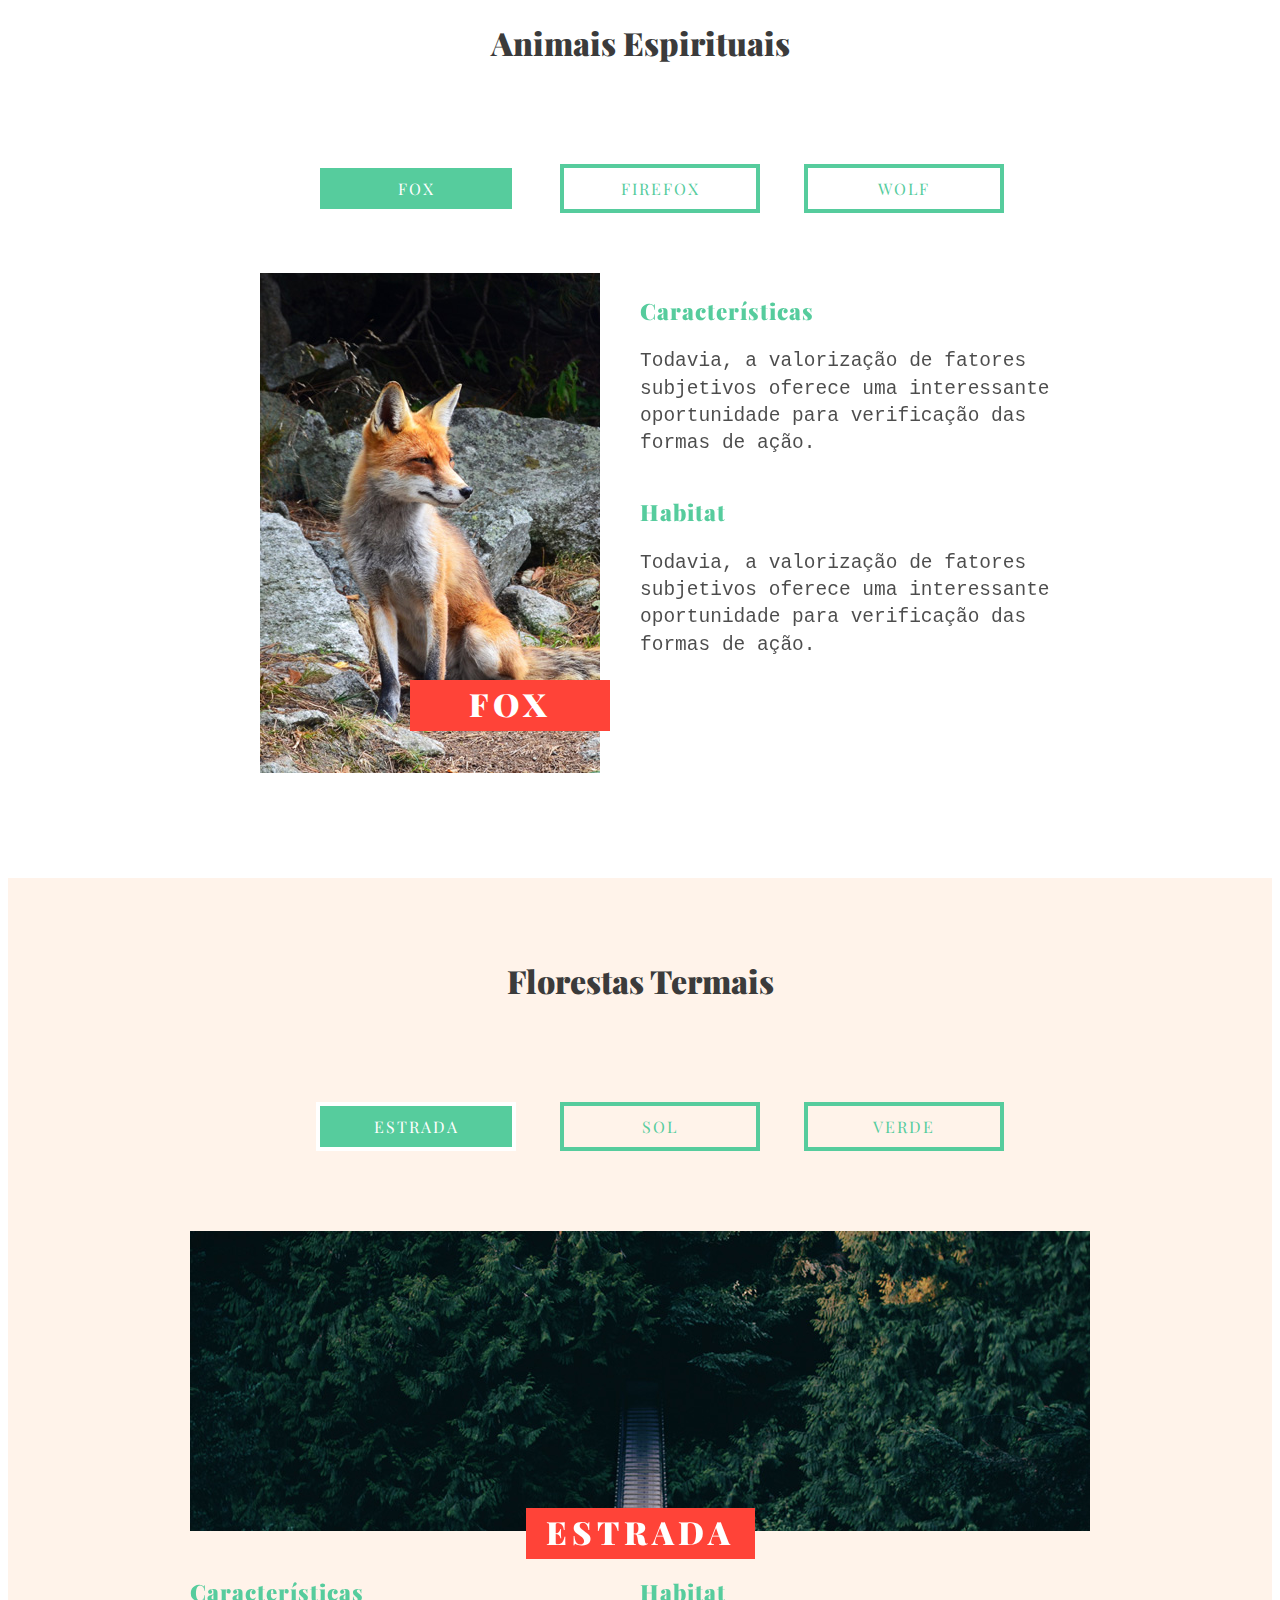
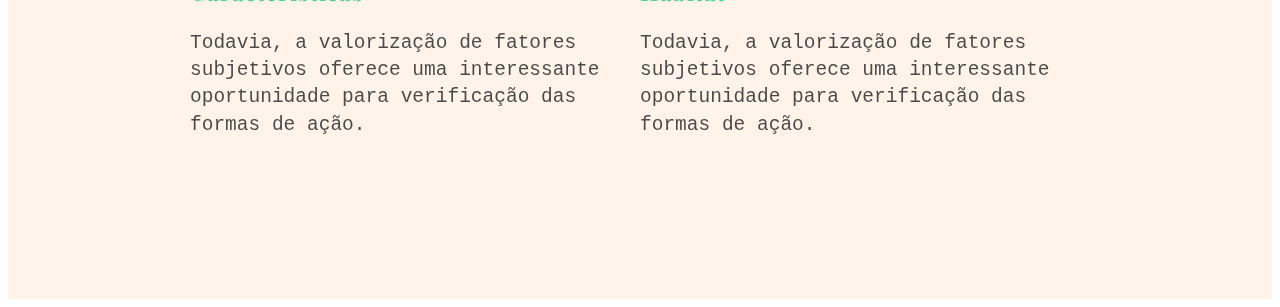
<file: 4-Prática-com-jQuery/index.html>
<!DOCTYPE html>
<html>
<head>
	<title>Tabs</title>
	<link href="https://fonts.googleapis.com/css?family=Playfair+Display:900" rel="stylesheet">
	<link rel="stylesheet" type="text/css" href="css/style.css">
</head>
<body>

	<script type="text/javascript">
		document.documentElement.className += ' js';
	</script>

	<section class="container animais">

		<h1>Animais Espirituais</h1>

		<ul class="tab-menu">
			<li><a href="#fox">Fox</a></li>
			<li><a href="#firefox">FireFox</a></li>
			<li><a href="#wolf">Wolf</a></li>
		</ul>

		<div class="item" id="fox">
			<div class="item-img">
				<img src="img/fox.jpg" alt="Fox">
				<h2>Fox</h2>
			</div>
			<div class="item-info">
				<h3>Características</h3>
				<p>Todavia, a valorização de fatores subjetivos oferece uma interessante oportunidade para verificação das formas de ação.</p>
				<h3>Habitat</h3>
				<p>Todavia, a valorização de fatores subjetivos oferece uma interessante oportunidade para verificação das formas de ação.</p>
			</div>
		</div>

		<div class="item" id="firefox">
			<div class="item-img">
				<img src="img/firefox.jpg" alt="FireFox">
				<h2>FireFox</h2>
			</div>
			<div class="item-info">
				<h3>Características</h3>
				<p>Todavia, a valorização de fatores subjetivos oferece uma interessante oportunidade para verificação das formas de ação.</p>
				<h3>Habitat</h3>
				<p>Todavia, a valorização de fatores subjetivos oferece uma interessante oportunidade para verificação das formas de ação.</p>
			</div>
		</div>

		<div class="item" id="wolf">
			<div class="item-img">
				<img src="img/wolf.jpg" alt="wolf">
				<h2>Wolf</h2>
			</div>
			<div class="item-info">
				<h3>Características</h3>
				<p>Todavia, a valorização de fatores subjetivos oferece uma interessante oportunidade para verificação das formas de ação.</p>
				<h3>Habitat</h3>
				<p>Todavia, a valorização de fatores subjetivos oferece uma interessante oportunidade para verificação das formas de ação.</p>
			</div>
		</div>

	</section>

	<section class="florestas" id="floresta">
	<div class="container">
		<h1>Florestas Termais</h1>

		<ul class="tab-menu">
			<li><a href="#estrada">Estrada</a></li>
			<li><a href="#sol">Sol</a></li>
			<li><a href="#verde">Verde</a></li>
		</ul>

		<div class="item" id="estrada">
			<div class="item-img">
				<img src="img/estrada.jpg" alt="Estrada">
				<h2>Estrada</h2>
			</div>
			<div class="item-info">
			<div>
				<h3>Características</h3>
				<p>Todavia, a valorização de fatores subjetivos oferece uma interessante oportunidade para verificação das formas de ação.</p>
			</div>
			<div>
				<h3>Habitat</h3>
				<p>Todavia, a valorização de fatores subjetivos oferece uma interessante oportunidade para verificação das formas de ação.</p>
			</div>
			</div>
		</div>

		<div class="item" id="sol">
			<div class="item-img">
				<img src="img/sol.jpg" alt="Sol">
				<h2>Sol</h2>
			</div>
			<div class="item-info">
			<div>
				<h3>Características</h3>
				<p>Todavia, a valorização de fatores subjetivos oferece uma interessante oportunidade para verificação das formas de ação.</p>
			</div>
			<div>
				<h3>Habitat</h3>
				<p>Todavia, a valorização de fatores subjetivos oferece uma interessante oportunidade para verificação das formas de ação.</p>
			</div>	
			</div>
		</div>

		<div class="item" id="verde">
			<div class="item-img">
				<img src="img/verde.jpg" alt="Verde">
				<h2>Verde</h2>
			</div>
			<div class="item-info">
			<div>
				<h3>Características</h3>
				<p>Todavia, a valorização de fatores subjetivos oferece uma interessante oportunidade para verificação das formas de ação.</p>
			</div>
			<div>
				<h3>Habitat</h3>
				<p>Todavia, a valorização de fatores subjetivos oferece uma interessante oportunidade para verificação das formas de ação.</p>
			</div>
			</div>
		</div>
	</div>
	</section>


	<script type="text/javascript" src="js/jquery-3.1.1.min.js"></script>
	<script type="text/javascript" src="js/app.js"></script>
</body>
</html>
</file>
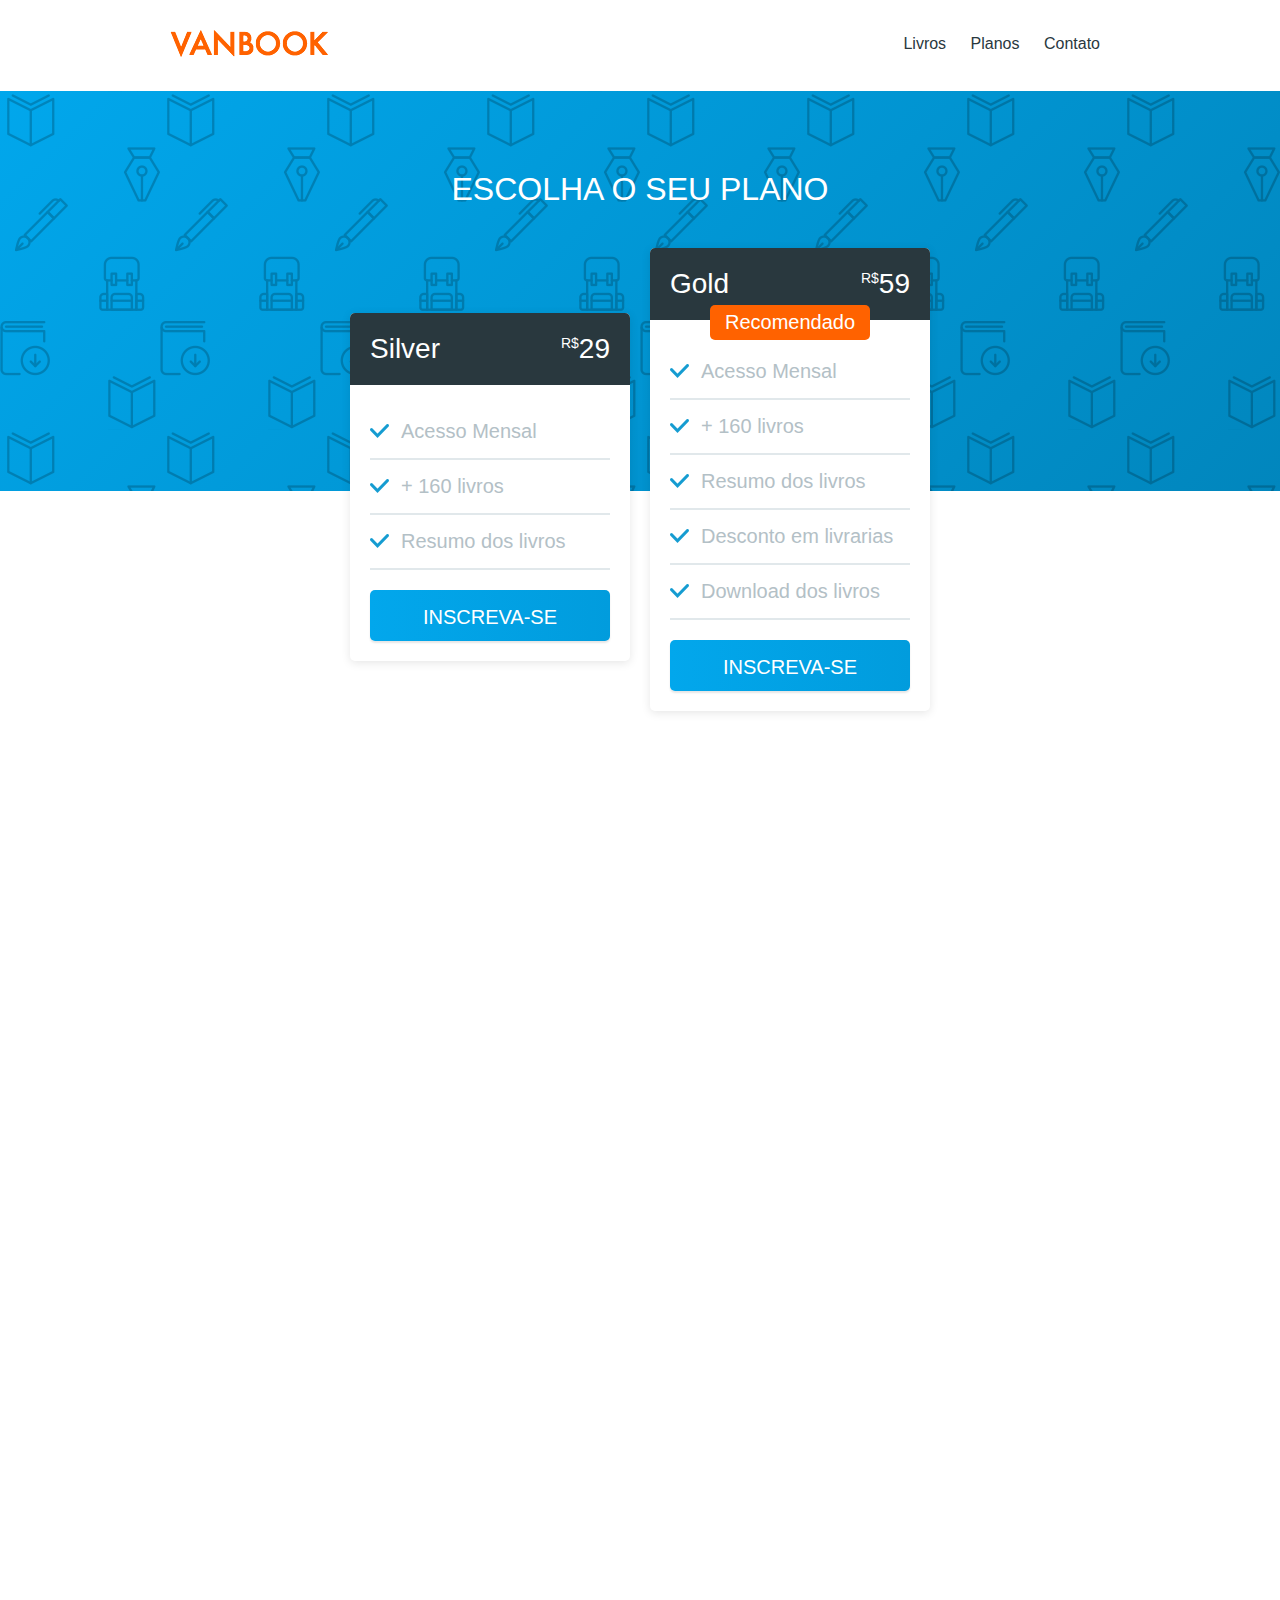
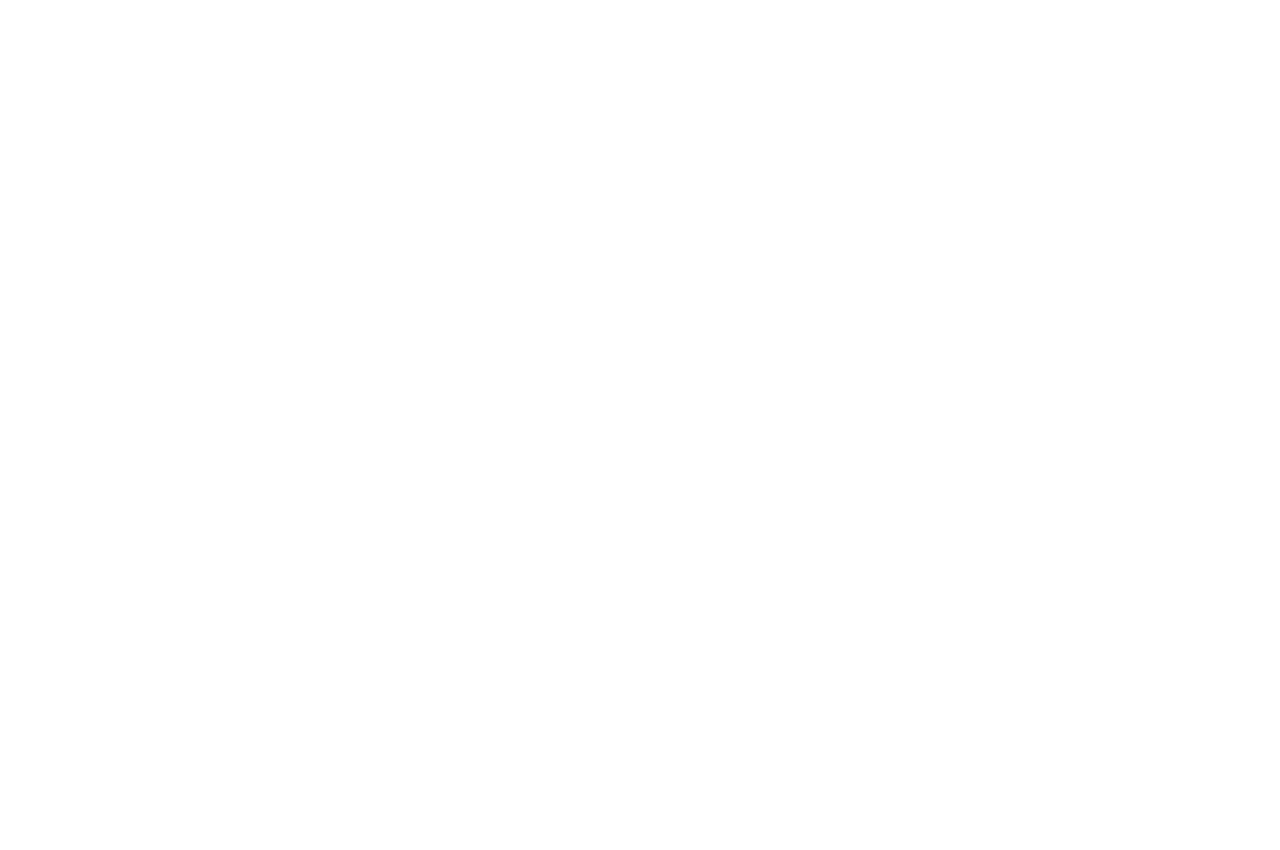
<file: 3-jQuery/3-10-Animação-com-Scroll-Mini/index.html>
<!DOCTYPE html>
<html lang="pt-br">
	<head>
		<meta charset="utf-8">
		<title>Vanbook</title>
		<link rel="stylesheet" href="css/reset.css">
		<link rel="stylesheet" href="css/grid.css">
		<link rel="stylesheet" href="css/style.css">
	</head>
	<body>

	<header class="container menu">
		<div class="grid-5">
			<a href="#"><img src="img/vanbook.png" alt="Vanbook"></a>
		</div>
		<nav class="grid-11">
			<ul>
				<li><a href="#">Livros</a></li>
				<li><a href="#">Planos</a></li>
				<li><a href="#">Contato</a></li>
			</ul>
		</nav>
	</header>

	<section class="planos">
		<h1>Escolha o seu plano</h1>

		<div class="container">
			<div class="planos-item silver grid-5">
				<div class="planos-nome">
					<h2>Silver</h2>
					<span><sup>R$</sup>29</span>
				</div>
				<ul>
					<li>Acesso Mensal</li>
					<li>+ 160 livros</li>
					<li>Resumo dos livros</li>
				</ul>
				<a href="#" class="btn">Inscreva-se</a>
			</div>

			<div class="planos-item grid-5">
				<div class="planos-nome">
					<h2>Gold</h2>
					<span><sup>R$</sup>59</span>
				</div>
				<p class="recomendado">Recomendado</p>
				<ul>
					<li>Acesso Mensal</li>
					<li>+ 160 livros</li>
					<li>Resumo dos livros</li>
					<li>Desconto em livrarias</li>
					<li>Download dos livros</li>
				</ul>
				<a href="#" class="btn">Inscreva-se</a>
			</div>
		</div>
	</section>

	<section class="beneficios-section container">
		<div class="beneficio anime">
			<h2>Acesso Mensal</h2>
			<p>Ficou ali sentada, os olhos fechados, e quase acreditou estar no País das Maravilhas, embora soubesse que bastaria abri-los e tudo se transformaria em insípida realidade.</p>
		</div>
		<div class="beneficio anime">
			<p>Eu... eu... nem eu mesmo sei, nesse momento... eu... enfim, sei quem eu era, quando me levantei hoje de manhã, mas acho que já me transformei várias vezes desde então.</p>
			<h2>+ 160 Livros</h2>
		</div>
		<div class="beneficio anime">
			<h2>Resumo dos Livros</h2>
			<p>Ficou ali sentada, os olhos fechados, e quase acreditou estar no País das Maravilhas, embora soubesse que bastaria abri-los e tudo se transformaria em insípida realidade.</p>
		</div>
		<div class="beneficio anime">
			<p>Eu... eu... nem eu mesmo sei, nesse momento... eu... enfim, sei quem eu era, quando me levantei hoje de manhã, mas acho que já me transformei várias vezes desde então.</p>
			<h2>Desconto em Livrarias</h2>
		</div>
		<div class="beneficio anime">
			<h2>Download dos Livros</h2>
			<p>Ficou ali sentada, os olhos fechados, e quase acreditou estar no País das Maravilhas, embora soubesse que bastaria abri-los e tudo se transformaria em insípida realidade.</p>
		</div>
	</section>

	<!-- JavaScript -->
	<script src="js/libs/jquery-3.1.1.min.js"></script>
	<script src="js/main.js"></script>
	<!-- JavaScript -->

	</body>
</html>
</file>
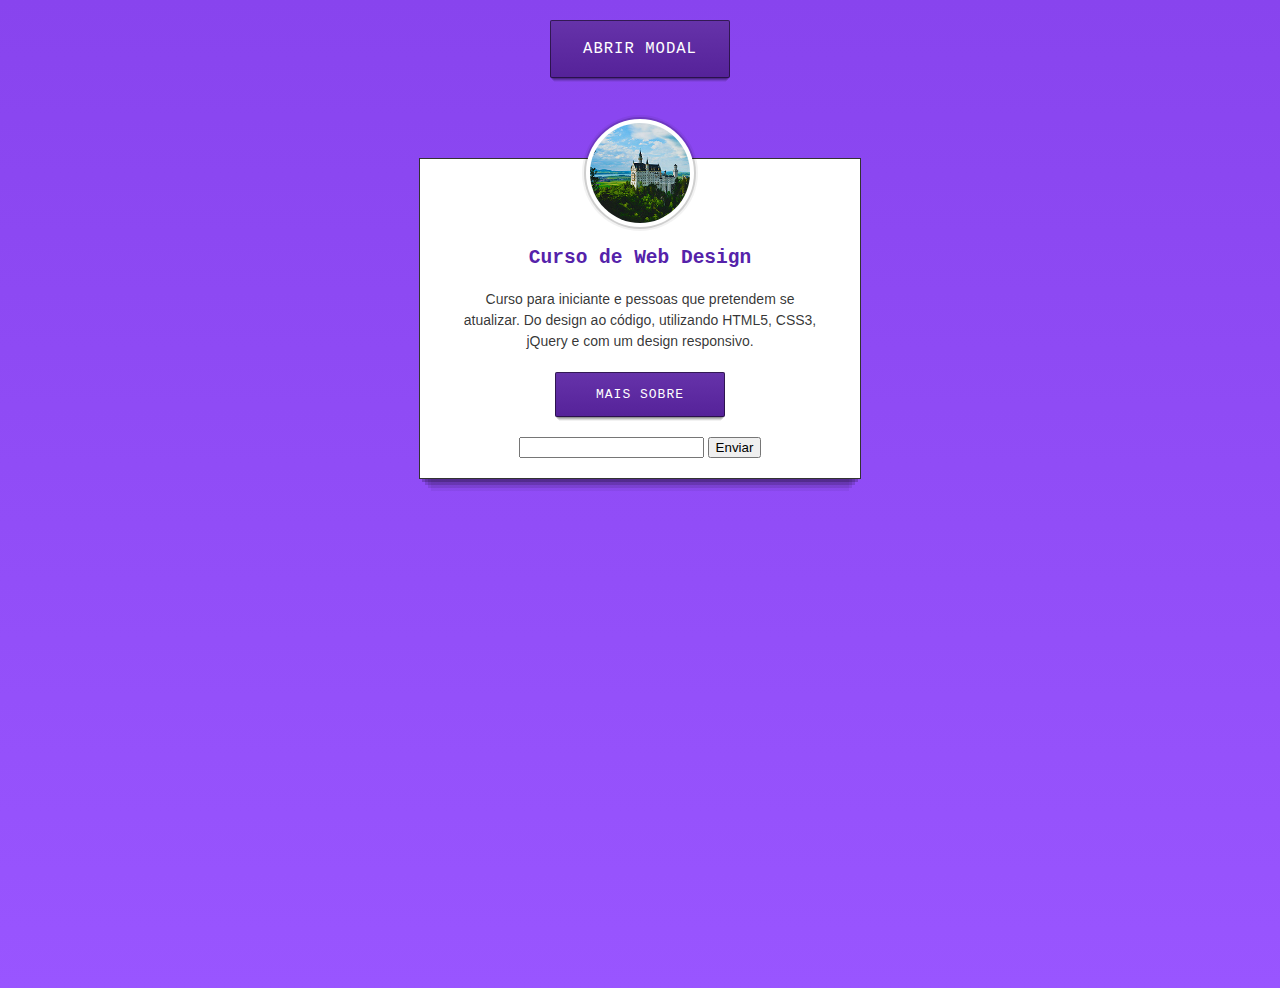
<file: 3-jQuery/3-11-Animação-1/index.html>
<!DOCTYPE html>
<html>
	
  <head>
		<title>jQuery</title>
		<link rel="stylesheet" href="style.css" type="text/css">
  </head>
  <body>
		<a href="#" class="abrir-modal">Abrir Modal</a>
		<div class="modal active">
			<div class="modal-img">
				<img src="castelo.jpg" alt="Lobo Origamid" />
			</div>
			<div class="modal-content">
				<h1>Curso de Web Design</h1>
				<p>Curso para iniciante e pessoas que pretendem se atualizar. Do design ao código, utilizando HTML5, CSS3, jQuery e com um design responsivo.</p>
				<a href="#" class="btn">Mais Sobre</a>
				<input class="nome" type="text" name="" id="" />
				<button id="#botao">Enviar</button>
			</div>
		</div>
    
    <script src="jquery-3.1.1.min.js" type="text/javascript"></script>
    <script src="app.js" type="text/javascript"></script>
  </body>
</html>
</file>
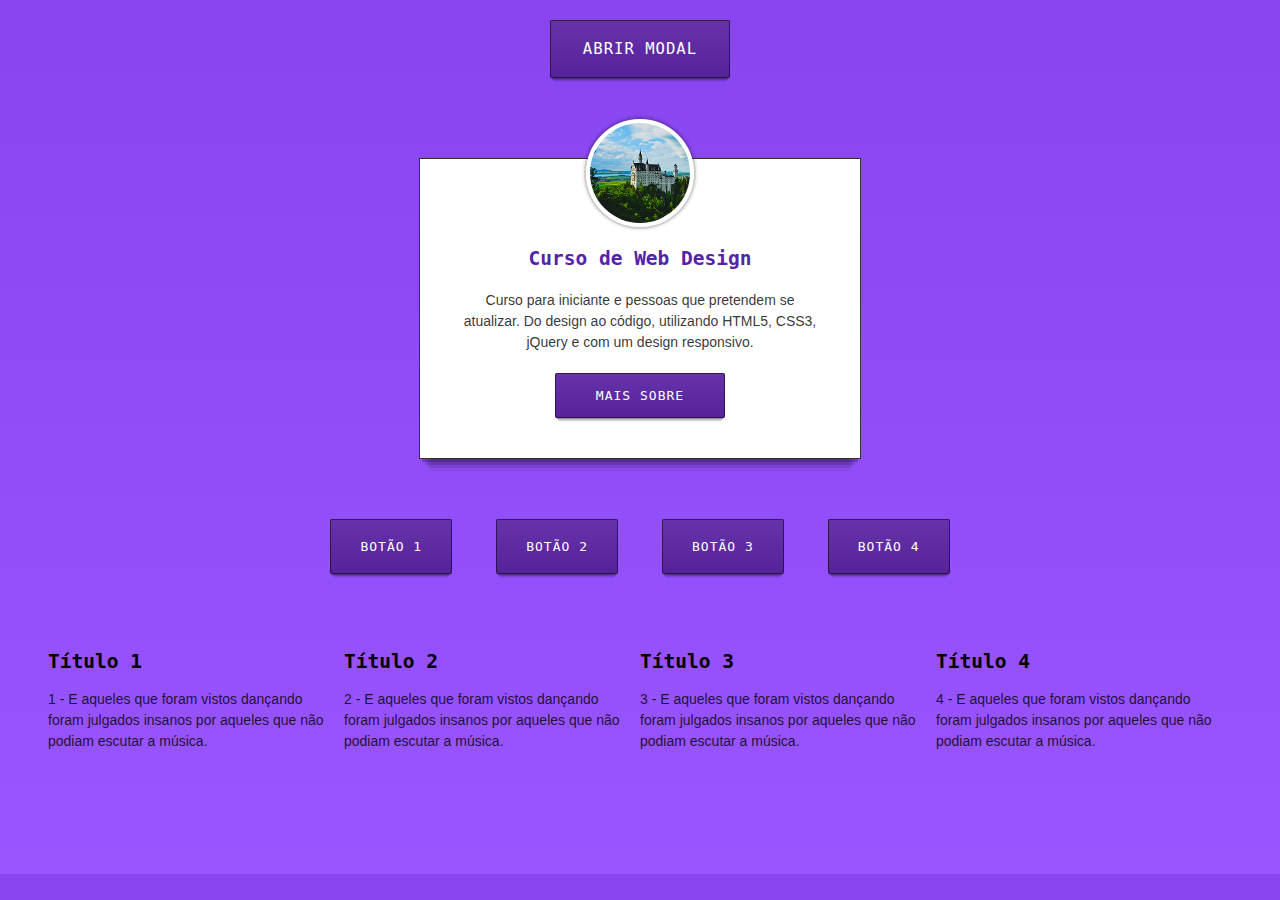
<file: 3-jQuery/3-13-Traversing-1/index.html>
<!DOCTYPE html>
<html>
	
  <head>
		<title>jQuery</title>
		<link rel="stylesheet" href="style.css" type="text/css">
  </head>
	<body>
		<a href="#Teste" class="abrir-modal">Abrir Modal</a>
		<div class="modal active">
			<div class="modal-img">
				<img src="castelo.jpg" alt="Castelo" />
			</div>
			<div class="modal-content">
				<h1>Curso de Web Design</h1>
				<p>Curso para iniciante e pessoas que pretendem se atualizar. Do design ao código, utilizando HTML5, CSS3, jQuery e com um design responsivo.</p>
				<a href="#" class="btn">Mais Sobre</a>
			</div>
		</div>
		
		<section class="botoes">
			<a href="#" class="btn">Botão 1</a>
			<a href="#" class="btn">Botão 2</a>
			<a href="#" class="btn">Botão 3</a>
			<a href="#" class="btn">Botão 4</a>
		</section>
		
		<section class="frases">
			<div>
				<h2>Título 1</h2>
				<p><span>1 - </span>E aqueles que foram vistos dançando foram julgados insanos por aqueles que não podiam escutar a música.</p>
			</div>
			<div>
				<h2>Título 2</h2>
				<p><span>2 - </span>E aqueles que foram vistos dançando foram julgados insanos por aqueles que não podiam escutar a música.</p>
			</div>
			<div>
				<h2>Título 3</h2>
				<p><span>3 - </span>E aqueles que foram vistos dançando foram julgados insanos por aqueles que não podiam escutar a música.</p>
			</div>
			<div>
				<h2>Título 4</h2>
				<p><span>4 - </span>E aqueles que foram vistos dançando foram julgados insanos por aqueles que não podiam escutar a música.</p>
			</div>
		</section>
    
    <script src="jquery-3.1.1.min.js" type="text/javascript"></script>
    <script src="app.js" type="text/javascript"></script>
  </body>
</html>
</file>
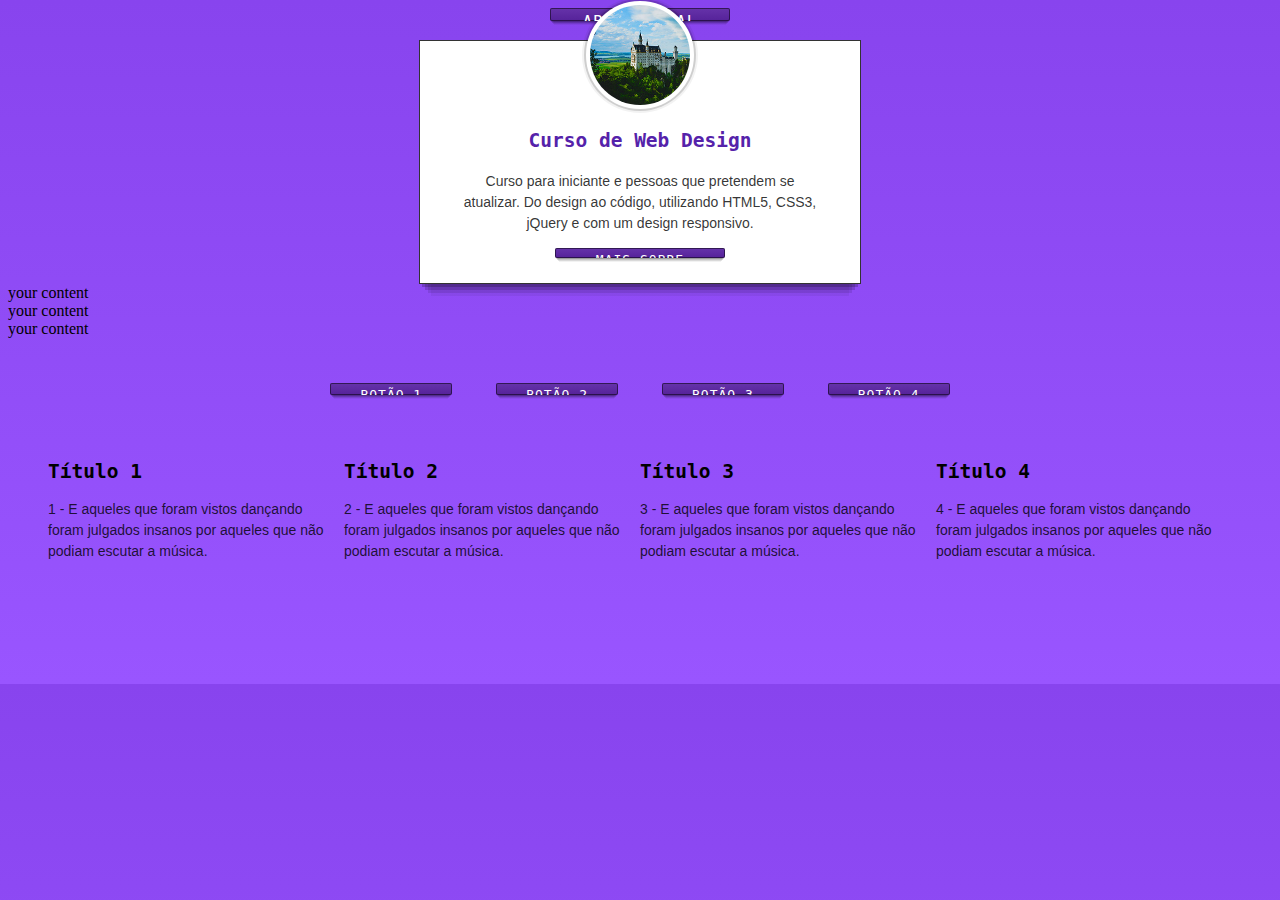
<file: 3-jQuery/3-15-Document-Ready-Data-setTimeout/index.html>
<!DOCTYPE html>
<html>
	
  <head>
		<title>jQuery</title>
		<link rel="stylesheet" href="style.css" type="text/css">
		

  </head>
	<body>
		<a href="#Teste" class="abrir-modal" data-velocidade="slow">Abrir Modal</a>
		<div class="modal active">
			<div class="modal-img">
				<img src="castelo.jpg" alt="Castelo" />
			</div>
			<div class="modal-content">
				<h1>Curso de Web Design</h1>
				<p>Curso para iniciante e pessoas que pretendem se atualizar. Do design ao código, utilizando HTML5, CSS3, jQuery e com um design responsivo.</p>
				<a href="#" class="btn">Mais Sobre</a>
			</div>
		</div>

		<div class="your-class">
			<div>your content</div>
			<div>your content</div>
			<div>your content</div>
		</div>
		
		<section class="botoes">
			<a href="#" class="btn">Botão 1</a>
			<a href="#" class="btn">Botão 2</a>
			<a href="#" class="btn">Botão 3</a>
			<a href="#" class="btn">Botão 4</a>
		</section>
		
		<section class="frases">
			<div>
				<h2>Título 1</h2>
				<p><span>1 - </span>E aqueles que foram vistos dançando foram julgados insanos por aqueles que não podiam escutar a música.</p>
			</div>
			<div>
				<h2>Título 2</h2>
				<p><span>2 - </span>E aqueles que foram vistos dançando foram julgados insanos por aqueles que não podiam escutar a música.</p>
			</div>
			<div>
				<h2>Título 3</h2>
				<p><span>3 - </span>E aqueles que foram vistos dançando foram julgados insanos por aqueles que não podiam escutar a música.</p>
			</div>
			<div>
				<h2>Título 4</h2>
				<p><span>4 - </span>E aqueles que foram vistos dançando foram julgados insanos por aqueles que não podiam escutar a música.</p>
			</div>
		</section>
    
    <script src="jquery-3.1.1.min.js" type="text/javascript"></script>
    <script src="app.js" type="text/javascript"></script>
  </body>
</html>
</file>
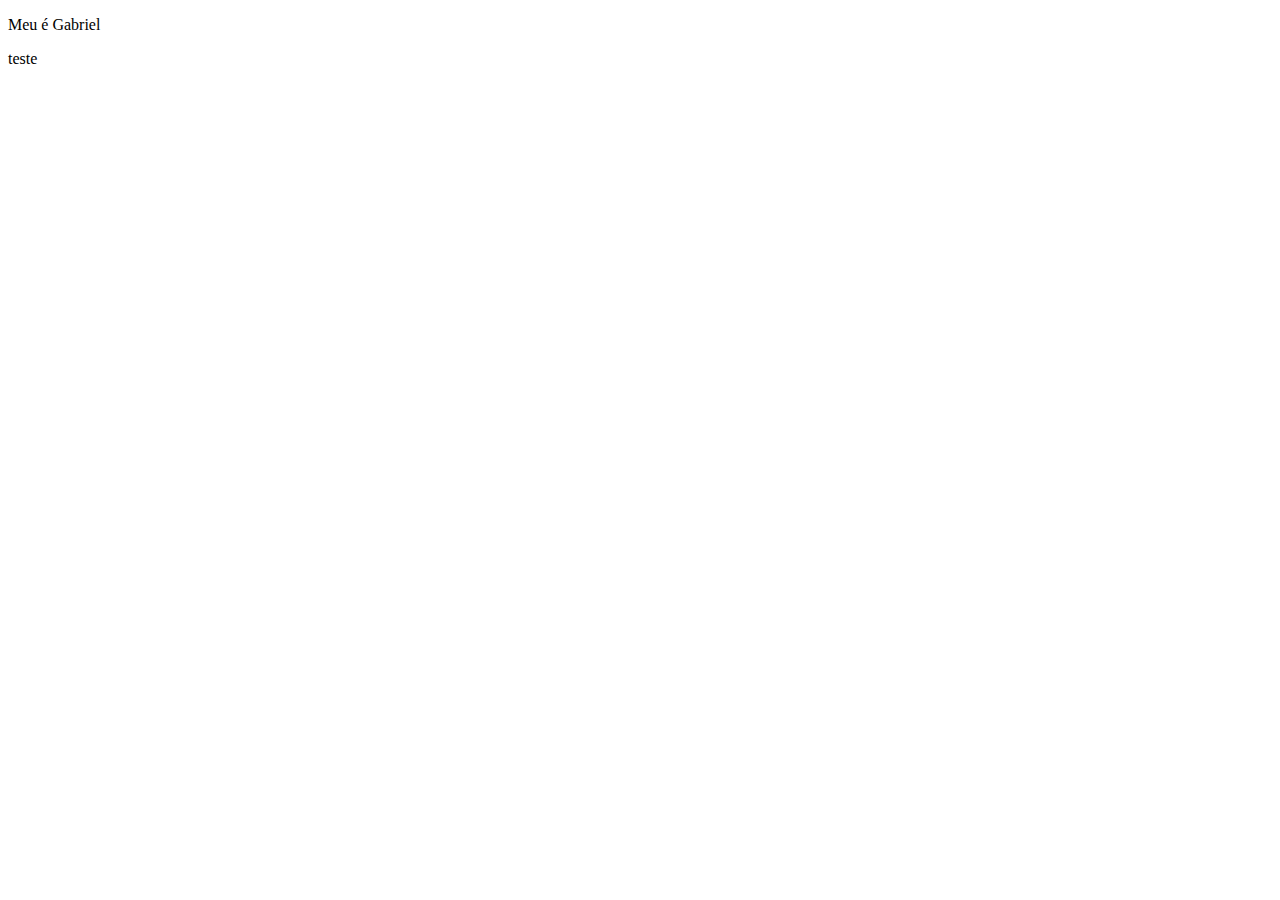
<file: 3-jQuery/3-2-Selecionando-Elementos-no-DOM/index.html>
<!DOCTYPE html>
<html lang="en">
<head>
  <meta charset="UTF-8">
  <meta name="viewport" content="width=device-width, initial-scale=1.0">
  <title>Document</title>
  <!-- Favicon -->
  <link rel="icon" href="favicon.ico" type="image/x-icon">
</head>
<body>
  
  <p id="paragrafo">Meu é Gabriel</p>
  <p class="segunda">Minha bicicleta e verde</p>
  <p class="terceira">Minha bicicleta e vermelhar</p>

  <ul>
    <li><a href="#link1">Link 1</a></li>
    <li><a href="#link2">Link 2</a></li>
    <li><a href="https://www.origamid.com/">Link 3</a></li>
  </ul>


  <span>teste</span>

  <script src="jquery-3.7.1.min.js"></script>
  <script src="app.js"></script>
</body>
</html>
</file>
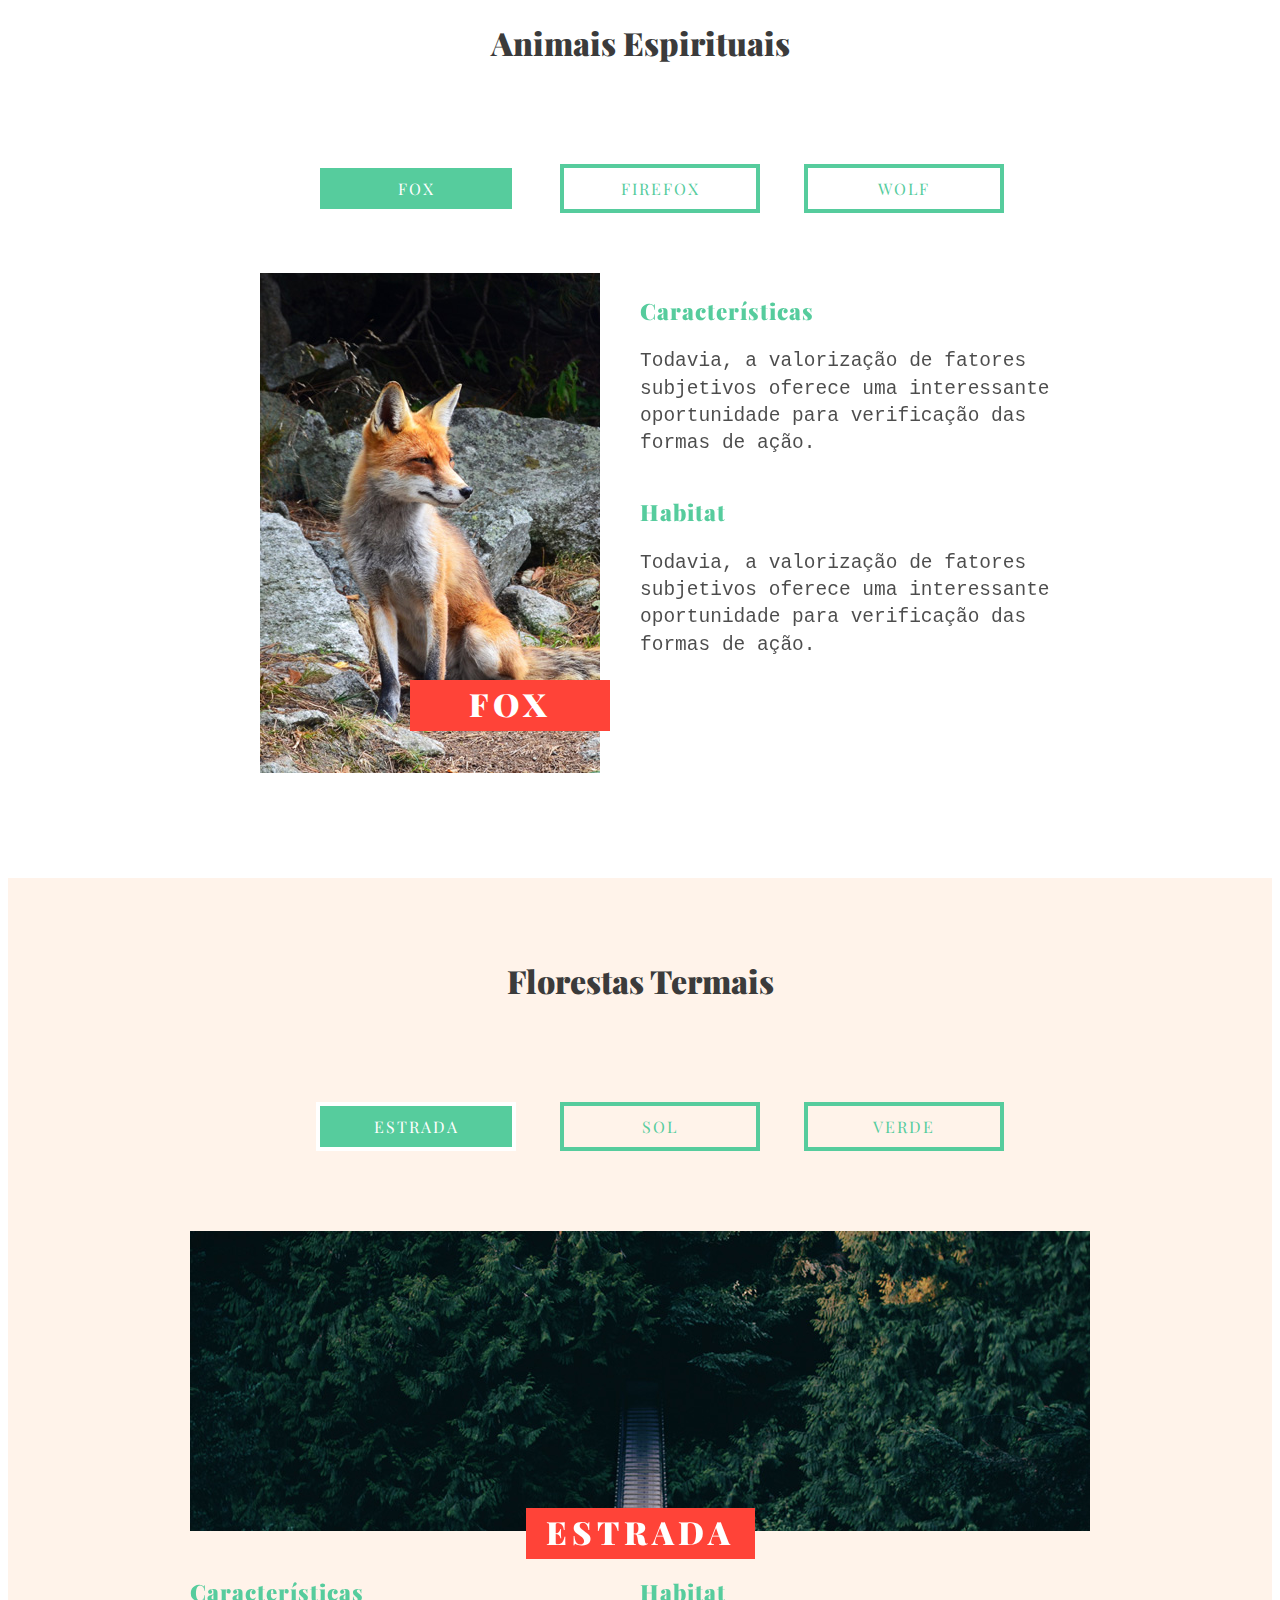
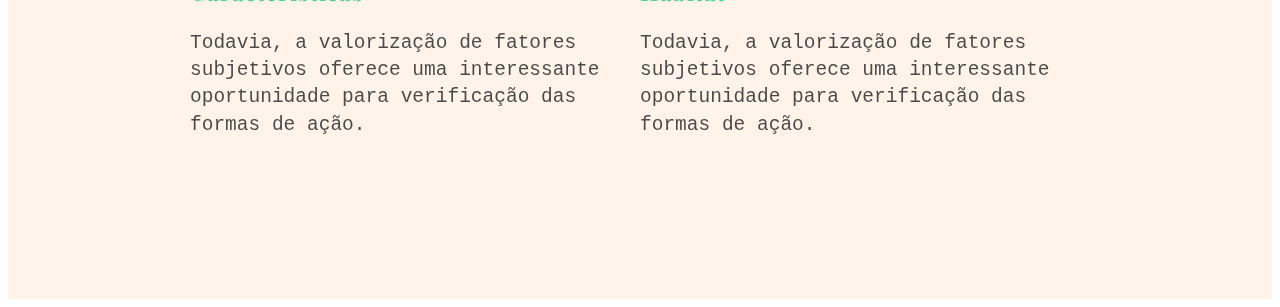
<file: 4-Prática-com-jQuery/4-2-Adicionar-Classe-ao-Clique-Otimizado/index.html>
<!DOCTYPE html>
<html>
<head>
	<title>Tabs</title>
	<link href="https://fonts.googleapis.com/css?family=Playfair+Display:900" rel="stylesheet">
	<link rel="stylesheet" type="text/css" href="css/style.css">
</head>
<body>

	<script type="text/javascript">
		document.documentElement.className += ' js';
	</script>

	<section class="container animais" data-group="animais">

		<h1>Animais Espirituais</h1>

		<ul class="tab-menu">
			<li><a href="#fox" data-click="fox">Fox</a></li>
			<li><a href="#firefox" data-click="firefox">FireFox</a></li>
			<li><a href="#wolf" data-click="wolf">Wolf</a></li>
		</ul>

		<div class="item" id="fox" data-target="fox">
			<div class="item-img">
				<img src="img/fox.jpg" alt="Fox">
				<h2>Fox</h2>
			</div>
			<div class="item-info">
				<h3>Características</h3>
				<p>Todavia, a valorização de fatores subjetivos oferece uma interessante oportunidade para verificação das formas de ação.</p>
				<h3>Habitat</h3>
				<p>Todavia, a valorização de fatores subjetivos oferece uma interessante oportunidade para verificação das formas de ação.</p>
			</div>
		</div>

		<div class="item" id="firefox" data-target="firefox">
			<div class="item-img">
				<img src="img/firefox.jpg" alt="FireFox">
				<h2>FireFox</h2>
			</div>
			<div class="item-info">
				<h3>Características</h3>
				<p>Todavia, a valorização de fatores subjetivos oferece uma interessante oportunidade para verificação das formas de ação.</p>
				<h3>Habitat</h3>
				<p>Todavia, a valorização de fatores subjetivos oferece uma interessante oportunidade para verificação das formas de ação.</p>
			</div>
		</div>

		<div class="item" id="wolf" data-target="wolf">
			<div class="item-img">
				<img src="img/wolf.jpg" alt="wolf">
				<h2>Wolf</h2>
			</div>
			<div class="item-info">
				<h3>Características</h3>
				<p>Todavia, a valorização de fatores subjetivos oferece uma interessante oportunidade para verificação das formas de ação.</p>
				<h3>Habitat</h3>
				<p>Todavia, a valorização de fatores subjetivos oferece uma interessante oportunidade para verificação das formas de ação.</p>
			</div>
		</div>

	</section>

	<section class="florestas" data-group="florestas">
	<div class="container">
		<h1>Florestas Termais</h1>

		<ul class="tab-menu">
			<li><a href="#estrada" data-click="estrada">Estrada</a></li>
			<li><a href="#sol" data-click="sol">Sol</a></li>
			<li><a href="#verde" data-click="verde">Verde</a></li>
		</ul>

		<div class="item" id="estrada" data-target="estrada">
			<div class="item-img">
				<img src="img/estrada.jpg" alt="Estrada">
				<h2>Estrada</h2>
			</div>
			<div class="item-info">
			<div>
				<h3>Características</h3>
				<p>Todavia, a valorização de fatores subjetivos oferece uma interessante oportunidade para verificação das formas de ação.</p>
			</div>
			<div>
				<h3>Habitat</h3>
				<p>Todavia, a valorização de fatores subjetivos oferece uma interessante oportunidade para verificação das formas de ação.</p>
			</div>
			</div>
		</div>

		<div class="item" id="sol" data-target="sol">
			<div class="item-img">
				<img src="img/sol.jpg" alt="Sol">
				<h2>Sol</h2>
			</div>
			<div class="item-info">
			<div>
				<h3>Características</h3>
				<p>Todavia, a valorização de fatores subjetivos oferece uma interessante oportunidade para verificação das formas de ação.</p>
			</div>
			<div>
				<h3>Habitat</h3>
				<p>Todavia, a valorização de fatores subjetivos oferece uma interessante oportunidade para verificação das formas de ação.</p>
			</div>	
			</div>
		</div>

		<div class="item" id="verde" data-target="verde">
			<div class="item-img">
				<img src="img/verde.jpg" alt="Verde">
				<h2>Verde</h2>
			</div>
			<div class="item-info">
			<div>
				<h3>Características</h3>
				<p>Todavia, a valorização de fatores subjetivos oferece uma interessante oportunidade para verificação das formas de ação.</p>
			</div>
			<div>
				<h3>Habitat</h3>
				<p>Todavia, a valorização de fatores subjetivos oferece uma interessante oportunidade para verificação das formas de ação.</p>
			</div>
			</div>
		</div>
	</div>
	</section>


	<script type="text/javascript" src="js/jquery-3.1.1.min.js"></script>
	<script type="text/javascript" src="js/app.js"></script>
</body>
</html>
</file>
<file: 4-Prática-com-jQuery/css/style.css>
* {
	box-sizing: border-box;
}

.container {
	max-width: 900px;
	margin: 0 auto;
}

ul {
	text-align: center;
	margin: 80px 0 40px 0;
}

ul li {
	display: inline-block;
}

ul li a {
	display: inline-block;
	color: #56CC9D;
	border: 4px solid;
	padding: 10px 0px;
	width: 200px;
	margin: 20px;
	text-decoration: none;
	font-family: 'Playfair Display';
	text-transform: uppercase;
	letter-spacing: 2px;
}

ul li a.active {
	background-color: #56CC9D;
	color: white;
}

h1, h2, h3 {
	font-family: 'Playfair Display';
	font-weight: 900;
}

h1 {
	font-size: 2em;
	text-align: center;
	color: #3B3B3B;
}

h2 {
	display: inline-block;
	padding: 2px 20px 6px 20px;
	min-width: 200px;
	text-align: center;
	font-size: 2em;
	text-transform: uppercase;
	position: relative;
	top: -120px;
	right: -10px;
	background:  #FF4338;
	color: white;
	letter-spacing: 5px;
}

h3 {
	font-size: 1.4em;
	letter-spacing: 1px;
	color: #56CC9D;
}

p {
	font-family: monospace;
	font-size: 1.5em;
	line-height: 1.4;
	color: rgba(0,0,0,.7);
	margin-bottom: 40px;
}

img {
	display: block;
	max-width: 100%;
	float: right;
}

.item {
	overflow: hidden;
}

.item-img {
	width: 50%;
	float: left;
	text-align: right;
	padding-right: 40px;
	position: relative;
}

.item-info {
	width: 50%;
	float: left;
}

.florestas {
	background: #FFF3EA;
	padding: 60px 0;
}

.florestas .item-img {
	width: 100%;
	text-align: center;
	margin-bottom: -80px;
	padding: 0px;
}

.florestas h2 {
	top: -50px;
	right: auto;

}

.florestas .item {
	margin: 60px 0;
}

.florestas .item-info {
	width: 100%;
}

.item-info > div {
	width: 50%;
	float: left;
}

.item {
	opacity: 0;
	visibility: hidden;
	height: 0;
	transform: translate3d(-50px, 0 , 0);
	position: absolute;
	top: 0;
}

.item.active {
	opacity: 1;
	visibility: visible;
	height: auto;
	transition: .3s;
	transform: translate3d(0, 0 , 0);
	position: relative;
	top: auto;
}
</file>
<file: 3-jQuery/3-10-Animação-com-Scroll-Mini/css/grid.css>
*, *:before, *:after {
  -webkit-box-sizing: border-box; 
  -moz-box-sizing: border-box; 
  box-sizing: border-box;
}

.container {
	width: 960px;
	margin: 0 auto;
	padding: 0px;
	position: relative;
}

.container:after, .container:before {
	content: "";
	display: table;
}

.container:after {
	clear: both;
}

.grid-1, .grid-2, .grid-3, .grid-4, .grid-5, .grid-6, .grid-7, .grid-8, .grid-9, .grid-10, .grid-11, .grid-12, .grid-13, .grid-14, .grid-15, .grid-16, .grid-1-3 {
	float: left;
	margin-left: 10px;
	margin-right: 10px;
}

.grid-1 	{width: 40px;}
.grid-2 	{width: 100px;}
.grid-3 	{width: 160px;}
.grid-4 	{width: 220px;}
.grid-5 	{width: 280px;}
.grid-6 	{width: 340px;}
.grid-7 	{width: 400px;}
.grid-8 	{width: 460px;}
.grid-9 	{width: 520px;}
.grid-10 	{width: 580px;}
.grid-11 	{width: 640px;}
.grid-12 	{width: 700px;}
.grid-13 	{width: 760px;}
.grid-14 	{width: 820px;}
.grid-15 	{width: 880px;}
.grid-16 	{width: 940px;}
.grid-1-3	{width: 300px;}

@media only screen and (min-width: 768px) and (max-width: 959px) {

.container {
	width: 768px;
}

.grid-1		{width: 28px;}
.grid-2		{width: 76px;}
.grid-3		{width: 124px;}
.grid-4		{width: 172px;}
.grid-5		{width: 220px;}
.grid-6		{width: 268px;}
.grid-7		{width: 316px;}
.grid-8		{width: 364px;}
.grid-9		{width: 412px;}
.grid-10	{width: 460px;}
.grid-11	{width: 508px;}
.grid-12	{width: 556px;}
.grid-13	{width: 604px;}
.grid-14	{width: 652px;}
.grid-15	{width: 700px;}
.grid-16	{width: 748px;}
.grid-1-3	{width: 236px;}

}

@media only screen and (max-width: 767px) {
.container {
	width: 300px;
}

.grid-1, .grid-2, .grid-3, .grid-4, .grid-5, .grid-6, .grid-7, .grid-8, .grid-9, .grid-10, .grid-11, .grid-12, .grid-13, .grid-14, .grid-15, .grid-16, .grid-1-3 {
	width: 300px;
	margin: 0 0 20px 0;
	float: none;
}

}
</file>
<file: 3-jQuery/3-10-Animação-com-Scroll-Mini/css/style.css>
body {
	font-family: "Proxima Nova Soft", helvetica, arial, sans-serif;
	padding-bottom: 400px;
}

.menu {
	padding: 30px 0;
}

.menu nav ul {
	margin-top: 5px;
	text-align: right;
}

.menu nav ul li {
	display: inline-block;
}

.menu nav ul li a {
	color: #29383e;
	padding: 10px;
	
}

.menu nav ul li a:hover {
	color: #ff6200;
}

/* planos */

.planos {
	background: url('../img/pattern.png'), linear-gradient(135deg, #01a7ec, #0186bd);
}

.planos .container {
	max-width: 600px;
}

.planos h1 {
	color: white;
	font-size: 2em;
	text-transform: uppercase;
	text-align: center;
	padding: 80px 0 40px 0;
}

.planos-item {
	background: white;
	border-radius: 5px;
	box-shadow: 0 2px 10px 0 rgba(0,0,0,.1);
	padding-bottom: 20px;
	margin-bottom: -220px;
}

.silver {
	margin-top: 65px;
}

.planos-nome {
	font-size: 1.75em;
	background: #29383e;
	color: white;
	padding: 20px;
	border-radius: 5px 5px 0px 0;
}

.planos-nome h2 {
	display: inline-block;
}

.planos-nome span {
	float: right;
}

.planos-nome sup {
	font-size: .5em;
}

.planos-item ul {
	padding: 20px;
}

.planos-item ul li {
	font-size: 1.25em;
	color: #b3c0c6;
	border-bottom: 2px solid #e1e8eb;
	padding: 15px 0;
}

.planos-item ul li::before {
	content: '';
	display: inline-block;
	width: 19px;
	height: 14px;
	background: url('../img/positivo.png') no-repeat center center;
	margin-right: 12px;
}

.recomendado {
	font-size: 1.25em;
	display: block;
	width: 160px;
	padding: 6px;
	border-radius: 5px;
	background: #ff6200;
	color: white;
	text-align: center;
	margin: -15px auto;
}

.btn {
	font-size: 1.25em;
	display: block;
	background: linear-gradient(90deg, #02a7ec, #019cdd);
	box-shadow: 0 2px 2px 0 rgba(0,0,0,.1);
	padding: 16px 0 12px 0px;
	border-radius: 5px;
	color: white;
	text-align: center;
	margin: 0 20px;
	text-transform: uppercase;
}

.beneficios-section {
	margin-top: 300px;
}

.beneficio {
	max-width: 800px;
	margin: 0 auto 100px auto;
	padding: 0px;
	position: relative;
}

.beneficio:after, .beneficio:before {
	content: "";
	display: table;
}

.beneficio:after {
	clear: both;
}

.beneficio h2 {
	margin: 0 10px;
	width: calc(50% - 20px);
	float: left;
	font-size: 5em;
	line-height: .8;
	text-align: right;
	text-transform: uppercase;
	color: #02A6EB;
	font-family: monospace;
}

.beneficio h2::before {
	content: '';
	display: block;
	width: 100%;
	height: 5px;
	background: rgba(0,0,0,.05);
	margin-bottom: 10px;
}

.beneficio p {
	margin: 0 10px;
	width: calc(50% - 20px);
	float: left;
	font-size: 1.1em;
	line-height: 1.4;
	padding-left: 40px;
	color: rgba(0,0,0,.7);
}

.beneficio:nth-child(even) h2 {
	text-align: left;
}

.beneficio:nth-child(even) p {
	text-align: right;
	padding-right: 40px;
	padding-left: 0px;
}

.anime {
	opacity: 0;
	transform: translate3d(-50px, 0px, 0px);
}

.anime-init {
	opacity: 1;
	transition: .3s all ease;
	transform: translate3d(0px, 0px, 0px);
}
</file>
<file: 3-jQuery/3-11-Animação-1/style.css>
body {
	padding-bottom: 60px;
	height: 100vh;
	background: linear-gradient(#84e, #95f);
}

.abrir-modal {
	color: white;
	font-size: 1.2em;
	letter-spacing: 1px;
	background: linear-gradient(#63a, #529);
	text-transform: uppercase;
	text-decoration: none;
	text-align: center;
	margin: 20px auto 80px auto;
	border-radius: 2px;
	max-width: 140px;
	display: block;
	padding: 20px;
	font-family: monospace;
	box-shadow: 0px 0px 0px 1px rgba(0,0,0,.5) inset,
							0px 2px 0px -1px rgba(0,0,0,.2),
							0px 4px 0px -2px rgba(0,0,0,.15),
							0px 6px 0px -3px rgba(0,0,0,.1),
							0px 8px 0px -4px rgba(0,0,0,.05);
	transition: box-shadow .3s ease-out;
}

.abrir-modal:hover {
	box-shadow: 0px 0px 0px 1px rgba(0,0,0,.9) inset,
							0px 4px 0px -2px rgba(0,0,0,.2),
							0px 8px 0px -4px rgba(0,0,0,.15),
							0px 12px 0px -6px rgba(0,0,0,.1),
							0px 16px 0px -8px rgba(0,0,0,.05);
}

.btn {
	color: white;
	font-size: 1em;
	letter-spacing: 1px;
	background: linear-gradient(#63a, #529);
	text-transform: uppercase;
	text-decoration: none;
	text-align: center;
	margin: 20px auto 20px auto;
	border-radius: 2px;
	max-width: 140px;
	display: block;
	padding: 15px;
	font-family: monospace;
	box-shadow: 0px 0px 0px 1px rgba(0,0,0,.5) inset,
							0px 2px 0px -1px rgba(0,0,0,.2),
							0px 4px 0px -2px rgba(0,0,0,.15),
							0px 6px 0px -3px rgba(0,0,0,.1),
							0px 8px 0px -4px rgba(0,0,0,.05);
	transition: box-shadow .3s ease-out;
}

.modal {
	display: none;
	margin: 0 auto;
	text-align: center;
	box-shadow: 0px 6px 0px -3px rgba(0,0,0,.2),
							0px 12px 0px -6px rgba(0,0,0,.15),
							0px 18px 0px -9px rgba(0,0,0,.1),
							0px 24px 0px -12px rgba(0,0,0,.05);
	background: white;
	border: 1px solid rgba(0,0,0,.8);
	padding: 20px 40px 20px 40px;
	max-width: 360px;
}

.modal.active {
	display: block;
}

.modal h1 {
	font-size: 1.5em;
	margin-bottom: 1em;
	font-family: monospace;
	color: #52A;
}

.modal p {
	font-size: 0.875em;
	line-height: 1.5;
	font-family: sans-serif;
	color: rgba(0,0,0,.8);
}

.modal-img {
	width: 100px;
	height: 100px;
	border-radius: 50%;
	margin: -60px auto 20px auto;
	overflow: hidden;
	background: white;
	border: 4px solid white;
	box-shadow: 0 0 0 2px rgba(0,0,0,.15),
							0 0 0 4px rgba(0,0,0,.05);
}

.modal-img img {
	max-width: 160px;
	margin-top: -2px;
	box-sizing: border-box;
}
</file>
<file: 3-jQuery/3-13-Traversing-1/style.css>
body {
	padding-bottom: 60px;
	background: linear-gradient(#84e, #95f);
}

.abrir-modal {
	color: white;
	font-size: 1.2em;
	letter-spacing: 1px;
	background: linear-gradient(#63a, #529);
	text-transform: uppercase;
	text-decoration: none;
	text-align: center;
	margin: 20px auto 80px auto;
	border-radius: 2px;
	max-width: 140px;
	display: block;
	padding: 20px;
	font-family: monospace;
	box-shadow: 0px 0px 0px 1px rgba(0,0,0,.5) inset,
							0px 2px 0px -1px rgba(0,0,0,.2),
							0px 4px 0px -2px rgba(0,0,0,.15),
							0px 6px 0px -3px rgba(0,0,0,.1),
							0px 8px 0px -4px rgba(0,0,0,.05);
	transition: box-shadow .3s ease-out;
}

.abrir-modal:hover {
	box-shadow: 0px 0px 0px 1px rgba(0,0,0,.9) inset,
							0px 4px 0px -2px rgba(0,0,0,.2),
							0px 8px 0px -4px rgba(0,0,0,.15),
							0px 12px 0px -6px rgba(0,0,0,.1),
							0px 16px 0px -8px rgba(0,0,0,.05);
}

.btn {
	color: white;
	font-size: 1em;
	letter-spacing: 1px;
	background: linear-gradient(#63a, #529);
	text-transform: uppercase;
	text-decoration: none;
	text-align: center;
	margin: 20px auto 20px auto;
	border-radius: 2px;
	max-width: 140px;
	display: block;
	padding: 15px;
	font-family: monospace;
	box-shadow: 0px 0px 0px 1px rgba(0,0,0,.5) inset,
							0px 2px 0px -1px rgba(0,0,0,.2),
							0px 4px 0px -2px rgba(0,0,0,.15),
							0px 6px 0px -3px rgba(0,0,0,.1),
							0px 8px 0px -4px rgba(0,0,0,.05);
	transition: box-shadow .3s ease-out;
}

.modal {
	margin: 0 auto;
	text-align: center;
	box-shadow: 0px 6px 0px -3px rgba(0,0,0,.2),
							0px 12px 0px -6px rgba(0,0,0,.15),
							0px 18px 0px -9px rgba(0,0,0,.1),
							0px 24px 0px -12px rgba(0,0,0,.05);
	background: white;
	border: 1px solid rgba(0,0,0,.8);
	padding: 20px 40px 20px 40px;
	max-width: 360px;
}

.modal h1 {
	font-size: 1.5em;
	margin-bottom: 1em;
	font-family: monospace;
	color: #52A;
}

.modal p {
	font-size: 0.875em;
	line-height: 1.5;
	font-family: sans-serif;
	color: rgba(0,0,0,.8);
}

.modal-img {
	width: 100px;
	height: 100px;
	border-radius: 50%;
	margin: -60px auto 20px auto;
	overflow: hidden;
	background: white;
	border: 4px solid white;
	box-shadow: 0 0 0 2px rgba(0,0,0,.15),
							0 0 0 4px rgba(0,0,0,.05);
}

.modal-img img {
	max-width: 160px;
	margin-top: -2px;
	box-sizing: border-box;
}

.botoes {
	margin-top: 40px;
	text-align: center;
}

.botoes a {
	display: inline-block;
	margin: 20px;
	padding: 20px 30px;
}

.frases h2 {
	font-family: monospace;
}

.frases {
	padding: 40px;
	display: table;
}

.frases div {
	width: 25%;
	float: left;
}

.frases p {
	font-size: 0.875em;
	line-height: 1.5;
	font-family: sans-serif;
	color: rgba(0,0,0,.8);
	padding: 0 20px 0 0;
}
</file>
<file: 3-jQuery/3-15-Document-Ready-Data-setTimeout/style.css>
body {
	padding-bottom: 60px;
	background: linear-gradient(#84e, #95f);
}

.abrir-modal {
	color: white;
	font-size: 1.2em;
	letter-spacing: 1px;
	background: linear-gradient(#63a, #529);
	text-transform: uppercase;
	text-decoration: none;
	text-align: center;
	margin: 20px auto 80px auto;
	border-radius: 2px;
	max-width: 140px;
	display: block;
	padding: 20px;
	font-family: monospace;
	box-shadow: 0px 0px 0px 1px rgba(0,0,0,.5) inset,
							0px 2px 0px -1px rgba(0,0,0,.2),
							0px 4px 0px -2px rgba(0,0,0,.15),
							0px 6px 0px -3px rgba(0,0,0,.1),
							0px 8px 0px -4px rgba(0,0,0,.05);
	transition: box-shadow .3s ease-out;
}

.abrir-modal:hover {
	box-shadow: 0px 0px 0px 1px rgba(0,0,0,.9) inset,
							0px 4px 0px -2px rgba(0,0,0,.2),
							0px 8px 0px -4px rgba(0,0,0,.15),
							0px 12px 0px -6px rgba(0,0,0,.1),
							0px 16px 0px -8px rgba(0,0,0,.05);
}

.btn {
	color: white;
	font-size: 1em;
	letter-spacing: 1px;
	background: linear-gradient(#63a, #529);
	text-transform: uppercase;
	text-decoration: none;
	text-align: center;
	margin: 20px auto 20px auto;
	border-radius: 2px;
	max-width: 140px;
	display: block;
	padding: 15px;
	font-family: monospace;
	box-shadow: 0px 0px 0px 1px rgba(0,0,0,.5) inset,
							0px 2px 0px -1px rgba(0,0,0,.2),
							0px 4px 0px -2px rgba(0,0,0,.15),
							0px 6px 0px -3px rgba(0,0,0,.1),
							0px 8px 0px -4px rgba(0,0,0,.05);
	transition: box-shadow .3s ease-out;
}

.modal {
	margin: 0 auto;
	text-align: center;
	box-shadow: 0px 6px 0px -3px rgba(0,0,0,.2),
							0px 12px 0px -6px rgba(0,0,0,.15),
							0px 18px 0px -9px rgba(0,0,0,.1),
							0px 24px 0px -12px rgba(0,0,0,.05);
	background: white;
	border: 1px solid rgba(0,0,0,.8);
	padding: 20px 40px 20px 40px;
	max-width: 360px;
}

.modal h1 {
	font-size: 1.5em;
	margin-bottom: 1em;
	font-family: monospace;
	color: #52A;
}

.modal p {
	font-size: 0.875em;
	line-height: 1.5;
	font-family: sans-serif;
	color: rgba(0,0,0,.8);
}

.modal-img {
	width: 100px;
	height: 100px;
	border-radius: 50%;
	margin: -60px auto 20px auto;
	overflow: hidden;
	background: white;
	border: 4px solid white;
	box-shadow: 0 0 0 2px rgba(0,0,0,.15),
							0 0 0 4px rgba(0,0,0,.05);
}

.modal-img img {
	max-width: 160px;
	margin-top: -2px;
	box-sizing: border-box;
}

.botoes {
	margin-top: 40px;
	text-align: center;
}

.botoes a {
	display: inline-block;
	margin: 20px;
	padding: 20px 30px;
}

.frases h2 {
	font-family: monospace;
}

.frases {
	padding: 40px;
	display: table;
}

.frases div {
	width: 25%;
	float: left;
}

.frases p {
	font-size: 0.875em;
	line-height: 1.5;
	font-family: sans-serif;
	color: rgba(0,0,0,.8);
	padding: 0 20px 0 0;
}
</file>
<file: 4-Prática-com-jQuery/4-2-Adicionar-Classe-ao-Clique-Otimizado/css/style.css>
* {
	box-sizing: border-box;
}

.container {
	max-width: 900px;
	margin: 0 auto;
}

ul {
	text-align: center;
	margin: 80px 0 40px 0;
}

ul li {
	display: inline-block;
}

ul li a {
	display: inline-block;
	color: #56CC9D;
	border: 4px solid;
	padding: 10px 0px;
	width: 200px;
	margin: 20px;
	text-decoration: none;
	font-family: 'Playfair Display';
	text-transform: uppercase;
	letter-spacing: 2px;
}

ul li a.active {
	background-color: #56CC9D;
	color: white;
}

h1, h2, h3 {
	font-family: 'Playfair Display';
	font-weight: 900;
}

h1 {
	font-size: 2em;
	text-align: center;
	color: #3B3B3B;
}

h2 {
	display: inline-block;
	padding: 2px 20px 6px 20px;
	min-width: 200px;
	text-align: center;
	font-size: 2em;
	text-transform: uppercase;
	position: relative;
	top: -120px;
	right: -10px;
	background:  #FF4338;
	color: white;
	letter-spacing: 5px;
}

h3 {
	font-size: 1.4em;
	letter-spacing: 1px;
	color: #56CC9D;
}

p {
	font-family: monospace;
	font-size: 1.5em;
	line-height: 1.4;
	color: rgba(0,0,0,.7);
	margin-bottom: 40px;
}

img {
	display: block;
	max-width: 100%;
	float: right;
}

.item {
	overflow: hidden;
}

.item-img {
	width: 50%;
	float: left;
	text-align: right;
	padding-right: 40px;
	position: relative;
}

.item-info {
	width: 50%;
	float: left;
}

.florestas {
	background: #FFF3EA;
	padding: 60px 0;
}

.florestas .item-img {
	width: 100%;
	text-align: center;
	margin-bottom: -80px;
	padding: 0px;
}

.florestas h2 {
	top: -50px;
	right: auto;

}

.florestas .item {
	margin: 60px 0;
}

.florestas .item-info {
	width: 100%;
}

.item-info > div {
	width: 50%;
	float: left;
}

.item {
	opacity: 0;
	visibility: hidden;
	height: 0;
	transform: translate3d(-50px, 0 , 0);
	position: absolute;
	top: 0;
}

.item.active {
	opacity: 1;
	visibility: visible;
	height: auto;
	transition: .3s;
	transform: translate3d(0, 0 , 0);
	position: relative;
	top: auto;
}
</file>
